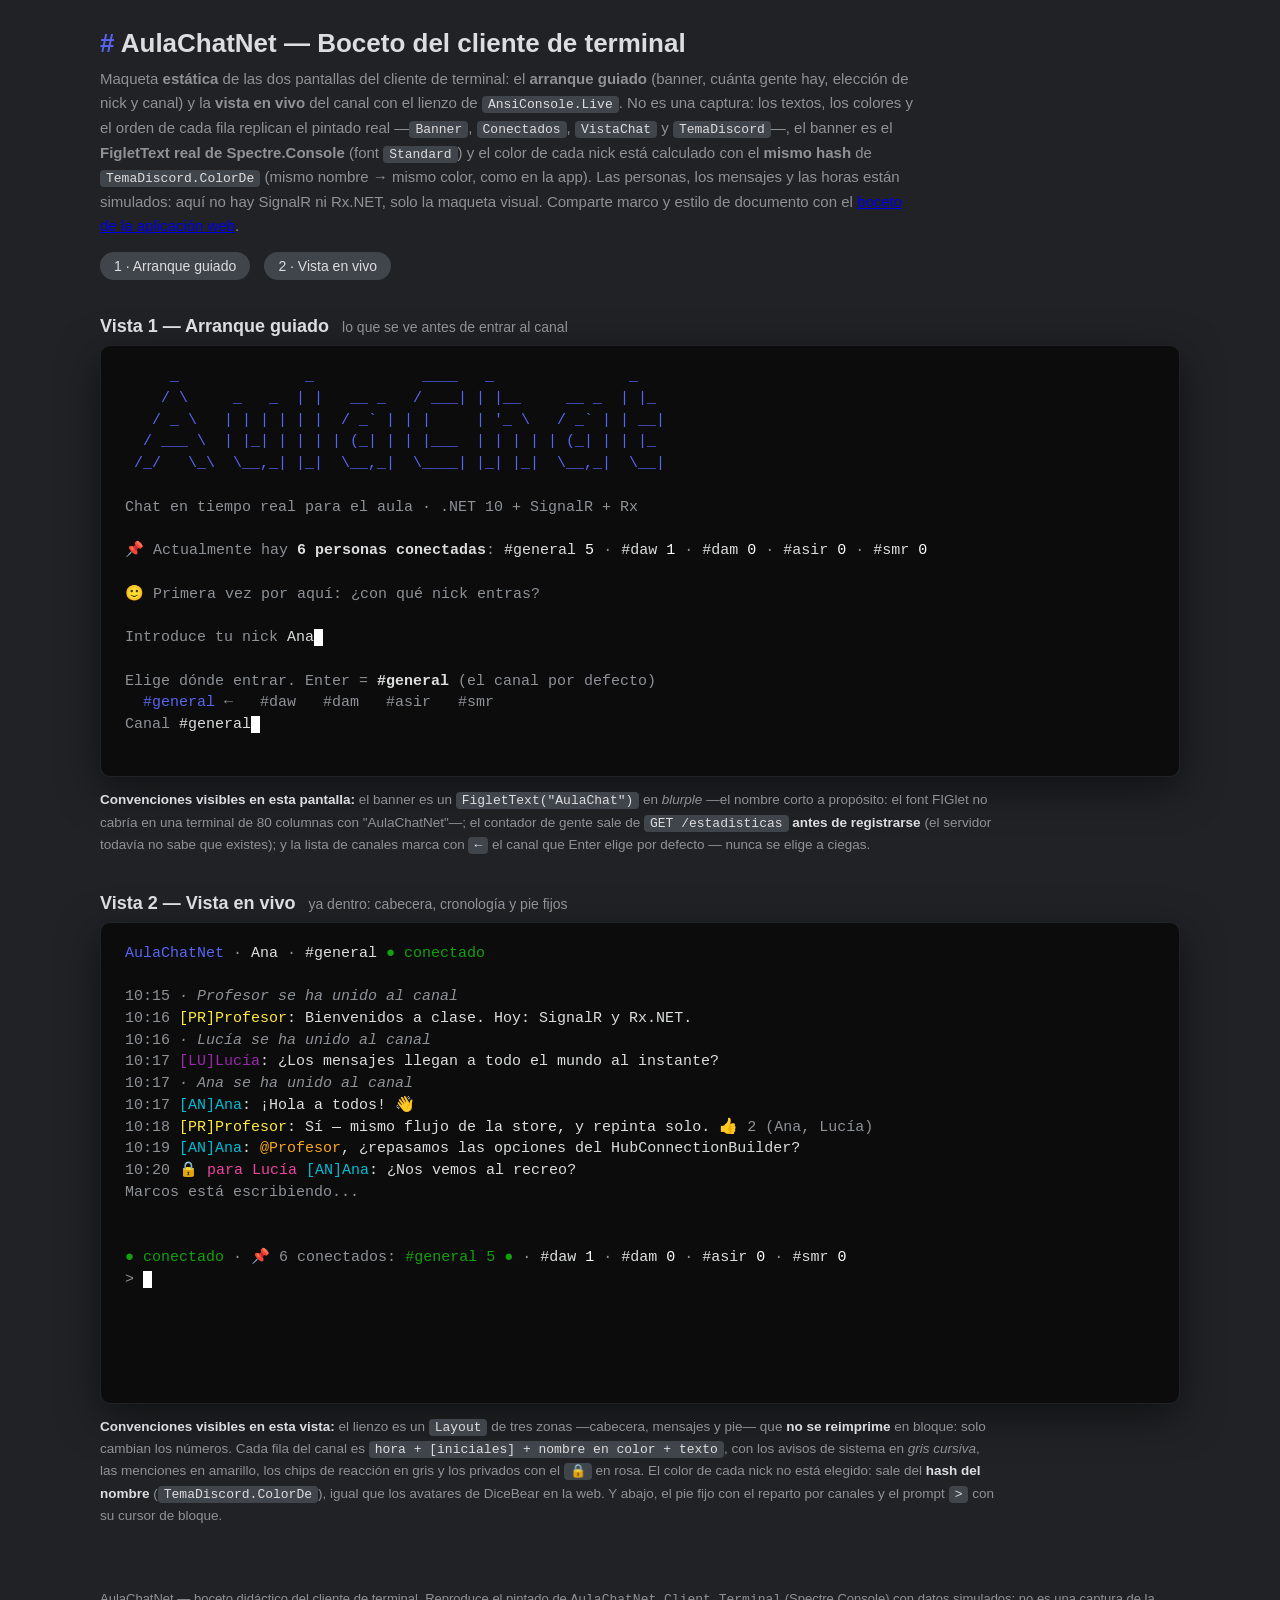
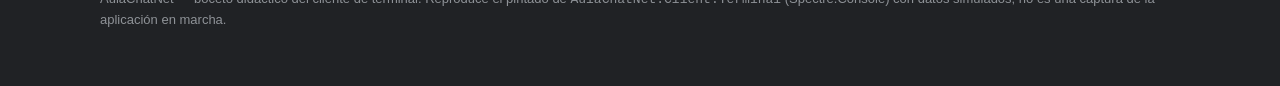
<file: docs/boceto-terminal.html>
<!DOCTYPE html>
<html lang="es">
<head>
    <meta charset="utf-8">
    <meta name="viewport" content="width=device-width, initial-scale=1">
    <title>Boceto del cliente de terminal — AulaChatNet</title>

    <!-- Mismo CSS de la app que boceto-vistas.html: el marco del documento
         comparte estilo con el boceto de la web (van juntos en la doc). -->
    <link rel="stylesheet" href="../AulaChatNet.Client.Blazor.Components/wwwroot/css/app.css">

    <style>
        /* ==========================================================================
           Solo del boceto (la app no usa estas reglas): marco del documento.
           IDÉNTICO al de boceto-vistas.html — se coloca DESPUÉS del app.css
           para poder sobrescribir lo que la app fija a pantalla completa
           (body overflow, height:100vh...).
           ========================================================================== */
        html, body {
            height: auto;
        }

        body {
            overflow: auto; /* la app bloquea el scroll: el documento sí lo necesita */
            background: var(--dc-oscuro);
            scroll-behavior: smooth;
        }

        .doc {
            max-width: 1120px;
            margin: 0 auto;
            padding: 28px 20px 60px;
        }

        .doc-cabecera h1 {
            font-size: 26px;
            color: var(--dc-texto);
            margin-bottom: 8px;
        }

        .doc-cabecera h1 b {
            color: var(--dc-blurple);
        }

        .doc-cabecera p {
            color: var(--dc-suave);
            max-width: 820px;
            line-height: 1.6;
            margin-bottom: 14px;
        }

        .doc-cabecera p code,
        .doc-nota code {
            background: var(--dc-input);
            padding: 1px 6px;
            border-radius: 4px;
            font-size: 13px;
            color: var(--dc-texto);
        }

        .doc-nav a {
            display: inline-block;
            margin-right: 10px;
            padding: 6px 14px;
            background: var(--dc-input);
            color: var(--dc-texto);
            border-radius: 14px;
            text-decoration: none;
            font-size: 14px;
        }

        .doc-nav a:hover {
            background: var(--dc-hover);
            color: #fff;
        }

        .doc-seccion {
            margin-top: 36px;
        }

        .doc-titulo {
            font-size: 18px;
            font-weight: 700;
            color: var(--dc-texto);
            margin-bottom: 8px;
        }

        .doc-titulo span {
            color: var(--dc-suave);
            font-weight: 400;
            font-size: 14px;
            margin-left: 8px;
        }

        /* El marco redondeado que simula "la ventana de la terminal" */
        .doc-marco {
            border: 1px solid var(--dc-borde);
            border-radius: 10px;
            overflow: hidden;
            box-shadow: 0 12px 40px rgba(0, 0, 0, 0.5);
        }

        .doc-nota {
            color: var(--dc-suave);
            font-size: 13.5px;
            line-height: 1.65;
            margin-top: 12px;
            max-width: 900px;
        }

        .doc-nota b {
            color: var(--dc-texto);
        }

        .doc-pie {
            margin-top: 44px;
            border-top: 1px solid var(--dc-borde);
            padding-top: 16px;
            color: var(--dc-suave);
            font-size: 13px;
            line-height: 1.6;
        }

        /* ==========================================================================
           La terminal DENTRO del marco: el cliente no usa CSS — pinta con
           Spectre.Console y la paleta de TemaDiscord.cs, estos son sus hex.
           El fondo es el de una ventana de consola (Windows Terminal).
           El texto usa UNA SOLA métrica (misma fuente y misma altura de fila
           para el banner FIGlet y para el resto), como en la consola real.
           ========================================================================== */
        .terminal {
            background: #0c0c0c;
            color: #dcddde;                      /* TemaDiscord.Texto */
            font-family: 'Cascadia Mono', Consolas, 'Courier New', monospace;
            font-size: 15px;
            line-height: 1.45;
            padding: 20px 24px;
            white-space: pre;
        }

        /* En la app, la consola ocupa toda la ventana; dentro del boceto se
           le da una altura mínima para convivir en la misma página */
        #vista-1 .terminal { min-height: 430px; }
        #vista-2 .terminal { min-height: 480px; }

        /* Utilidades con los colores EXACTOS de TemaDiscord.cs y de los
           nombres de color que Spectre usa en el markup ([green], [white]...) */
        .grey    { color: #8e9297; }  /* TemaDiscord.Grises / [grey] */
        .italic  { font-style: italic; }
        .verde   { color: #13a10e; }  /* [green] de Spectre en Windows Terminal */
        .white   { color: #ffffff; }  /* [white] de Spectre */
        .blurple { color: #5865f2; }  /* TemaDiscord.Blurple */
        .fucsia  { color: #eb459e; }  /* TemaDiscord.Fucsia (privados) */
        .amarillo{ color: #faa61a; }  /* TemaDiscord.Amarillo (menciones) */

        /* El color de cada nick NO está elegido: sale del hash del nombre
           (TemaDiscord.ColorDe), igual que en la app real */
        .PR { color: #ffeb3b; }  /* Profesor */
        .AN { color: #00bcd4; }  /* Ana */
        .LU { color: #9c27b0; }  /* Lucía */
        .MA { color: #ff9800; }  /* Marcos */
        .SA { color: #2196f3; }  /* Sara */

        /* El cursor del EditorLinea: bloque invertido sobre el carácter */
        .cursor {
            background: #ffffff;
            color: #000000;
        }
    </style>
</head>
<body>
<div class="doc">

    <header class="doc-cabecera">
        <h1><b>#</b> AulaChatNet — Boceto del cliente de terminal</h1>
        <p>
            Maqueta <b>estática</b> de las dos pantallas del cliente de terminal: el <b>arranque guiado</b>
            (banner, cuánta gente hay, elección de nick y canal) y la <b>vista en vivo</b> del canal con el
            lienzo de <code>AnsiConsole.Live</code>. No es una captura: los textos, los colores y el orden de
            cada fila replican el pintado real —<code>Banner</code>, <code>Conectados</code>,
            <code>VistaChat</code> y <code>TemaDiscord</code>—, el banner es el <b>FigletText real de
            Spectre.Console</b> (font <code>Standard</code>) y el color de cada nick está calculado con el
            <b>mismo hash</b> de <code>TemaDiscord.ColorDe</code> (mismo nombre → mismo color, como en la app).
            Las personas, los mensajes y las horas están simulados: aquí no hay SignalR ni Rx.NET, solo la
            maqueta visual. Comparte marco y estilo de documento con el
            <a href="boceto-vistas.html">boceto de la aplicación web</a>.
        </p>
        <nav class="doc-nav">
            <a href="#vista-1">1 · Arranque guiado</a>
            <a href="#vista-2">2 · Vista en vivo</a>
        </nav>
    </header>

    <!-- ======================================================================
         VISTA 1 — Arranque guiado (Banner.cs + Conectados + prompts de Program.cs)
         ====================================================================== -->
    <section class="doc-seccion" id="vista-1">
        <h2 class="doc-titulo">Vista 1 — Arranque guiado <span>lo que se ve antes de entrar al canal</span></h2>

        <div class="doc-marco">
            <div class="terminal"><span class="blurple">     _              _            ____   _               _   
    / \     _   _  | |   __ _   / ___| | |__     __ _  | |_ 
   / _ \   | | | | | |  / _` | | |     | '_ \   / _` | | __|
  / ___ \  | |_| | | | | (_| | | |___  | | | | | (_| | | |_ 
 /_/   \_\  \__,_| |_|  \__,_|  \____| |_| |_|  \__,_|  \__|
                                                             </span>
<span class="grey">Chat en tiempo real para el aula · .NET 10 + SignalR + Rx</span>

<span class="grey">📌 Actualmente hay</span> <b>6 personas conectadas</b><span class="grey">:</span> #general <span class="white">5</span> <span class="grey">·</span> #daw <span class="white">1</span> <span class="grey">·</span> #dam <span class="white">0</span> <span class="grey">·</span> #asir <span class="white">0</span> <span class="grey">·</span> #smr <span class="white">0</span>

<span class="grey">🙂 Primera vez por aquí: ¿con qué nick entras?</span>

<span class="grey">Introduce tu nick</span> Ana<span class="cursor"> </span>

<span class="grey">Elige dónde entrar. Enter =</span> <b>#general</b> <span class="grey">(el canal por defecto)</span>
<span class="grey">  <span class="blurple">#general</span> ←   #daw   #dam   #asir   #smr</span>
<span class="grey">Canal</span> #general<span class="cursor"> </span></div>
        </div>

        <p class="doc-nota">
            <b>Convenciones visibles en esta pantalla:</b> el banner es un <code>FigletText("AulaChat")</code>
            en <i>blurple</i> —el nombre corto a propósito: el font FIGlet no cabría en una terminal de 80
            columnas con "AulaChatNet"—; el contador de gente sale de <code>GET /estadisticas</code>
            <b>antes de registrarse</b> (el servidor todavía no sabe que existes); y la lista de canales marca
            con <code>←</code> el canal que Enter elige por defecto — nunca se elige a ciegas.
        </p>
    </section>

    <!-- ======================================================================
         VISTA 2 — Vista en vivo del canal (Layout Cabecera/Mensajes/Pie)
         ====================================================================== -->
    <section class="doc-seccion" id="vista-2">
        <h2 class="doc-titulo">Vista 2 — Vista en vivo <span>ya dentro: cabecera, cronología y pie fijos</span></h2>

        <div class="doc-marco">
            <div class="terminal"><span class="blurple">AulaChatNet</span> <span class="grey">·</span> Ana <span class="grey">·</span> #general <span class="verde">● conectado</span>

<span class="grey">10:15</span> <span class="grey italic">· Profesor se ha unido al canal</span>
<span class="grey">10:16</span> <span class="PR">[PR]Profesor</span>: Bienvenidos a clase. Hoy: SignalR y Rx.NET.
<span class="grey">10:16</span> <span class="grey italic">· Lucía se ha unido al canal</span>
<span class="grey">10:17</span> <span class="LU">[LU]Lucía</span>: ¿Los mensajes llegan a todo el mundo al instante?
<span class="grey">10:17</span> <span class="grey italic">· Ana se ha unido al canal</span>
<span class="grey">10:17</span> <span class="AN">[AN]Ana</span>: ¡Hola a todos! 👋
<span class="grey">10:18</span> <span class="PR">[PR]Profesor</span>: Sí — mismo flujo de la store, y repinta solo. <span class="grey">👍 2 (Ana, Lucía)</span>
<span class="grey">10:19</span> <span class="AN">[AN]Ana</span>: <span class="amarillo">@Profesor</span>, ¿repasamos las opciones del HubConnectionBuilder?
<span class="grey">10:20</span> <span class="fucsia">🔒 para Lucía</span> <span class="AN">[AN]Ana</span>: ¿Nos vemos al recreo?
<span class="grey">Marcos está escribiendo...</span>


<span class="verde">● conectado</span> <span class="grey">·</span> <span class="grey">📌 6 conectados:</span> <span class="verde">#general 5 ●</span> <span class="grey">·</span> #daw <span class="white">1</span> <span class="grey">·</span> #dam <span class="white">0</span> <span class="grey">·</span> #asir <span class="white">0</span> <span class="grey">·</span> #smr <span class="white">0</span>
<span class="grey">></span> <span class="cursor"> </span></div>
        </div>

        <p class="doc-nota">
            <b>Convenciones visibles en esta vista:</b> el lienzo es un <code>Layout</code> de tres zonas
            —cabecera, mensajes y pie— que <b>no se reimprime</b> en bloque: solo cambian los números. Cada fila del canal
            es <code>hora + [iniciales] + nombre en color + texto</code>, con los avisos de sistema en
            <i>gris cursiva</i>, las menciones en amarillo, los chips de reacción en gris y los privados con el
            <code>🔒</code> en rosa. El color de cada nick no está elegido: sale del <b>hash del nombre</b>
            (<code>TemaDiscord.ColorDe</code>), igual que los avatares de DiceBear en la web. Y abajo, el pie
            fijo con el reparto por canales y el prompt <code>&gt;</code> con su cursor de bloque.
        </p>
    </section>

    <footer class="doc-pie">
        AulaChatNet — boceto didáctico del cliente de terminal. Reproduce el pintado de
        <code>AulaChatNet.Client.Terminal</code> (Spectre.Console) con datos simulados; no es una captura
        de la aplicación en marcha.
    </footer>
</div>
</body>
</html>
</file>
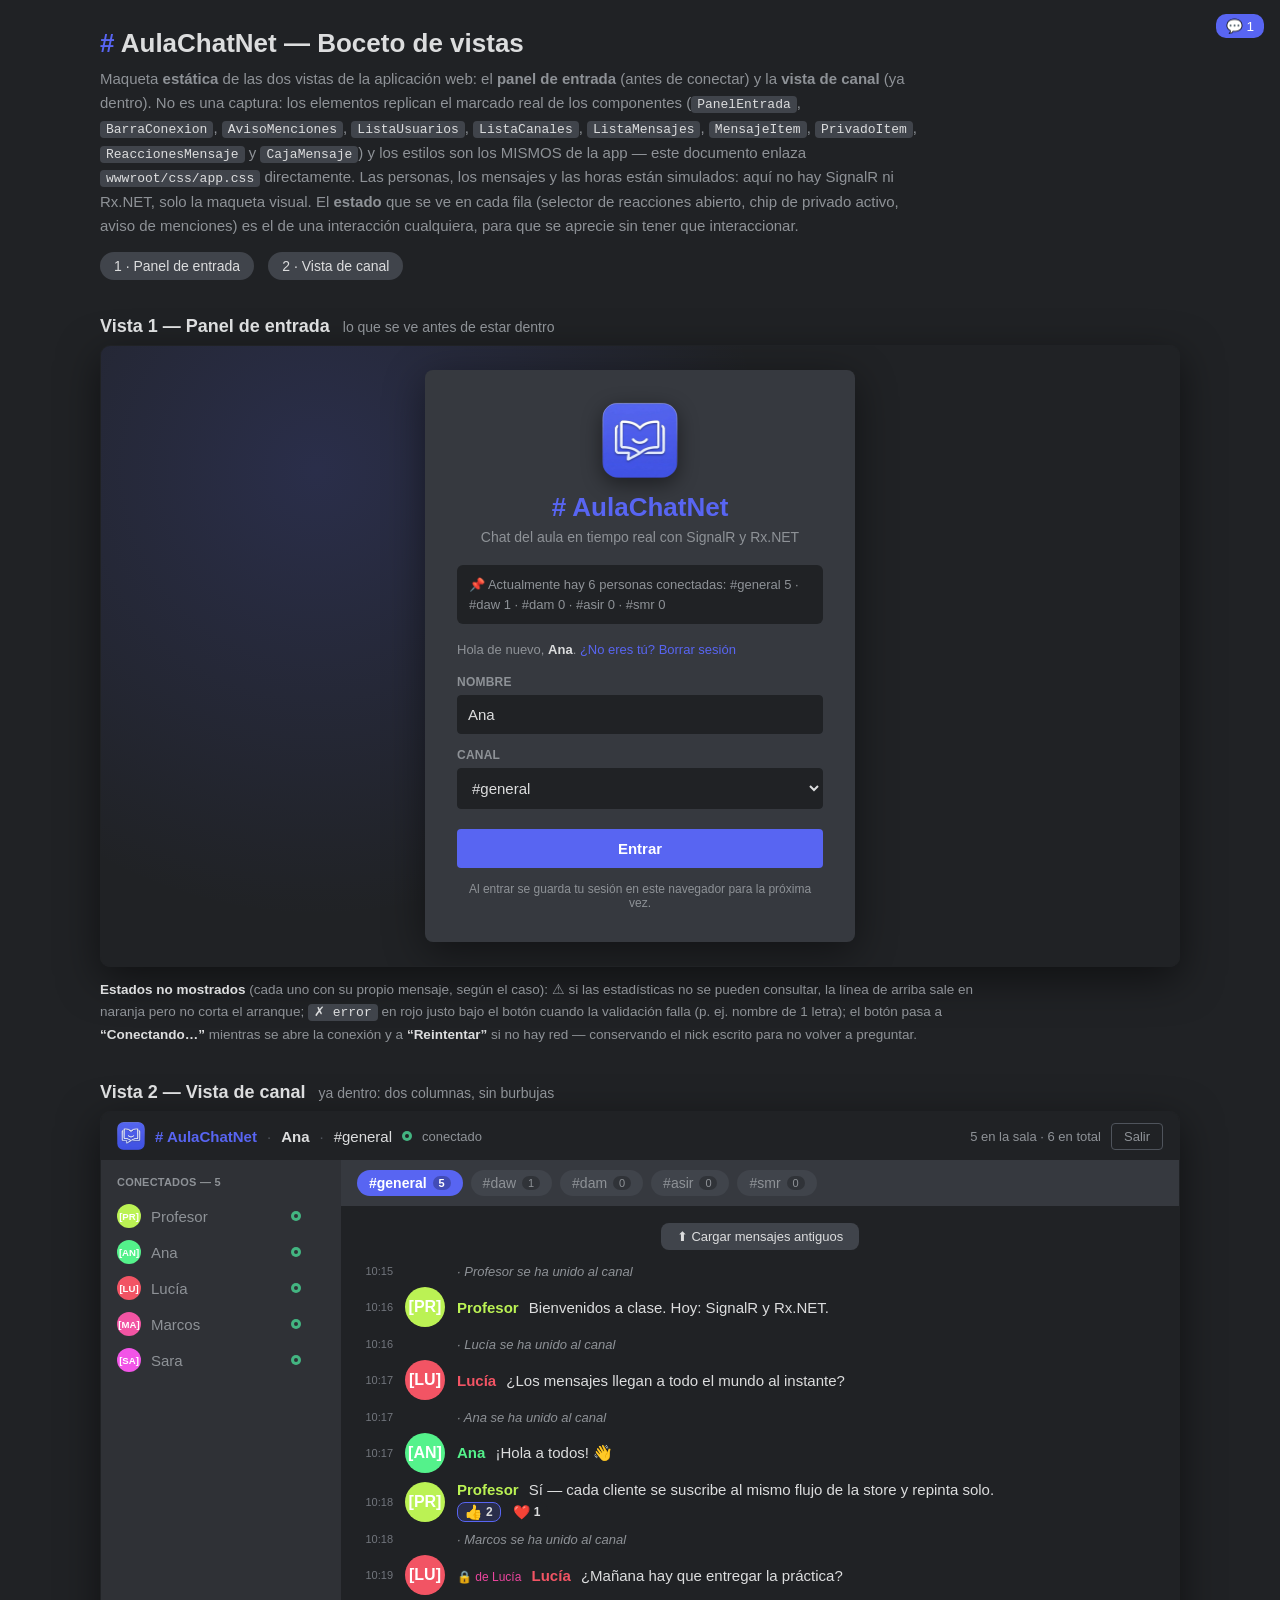
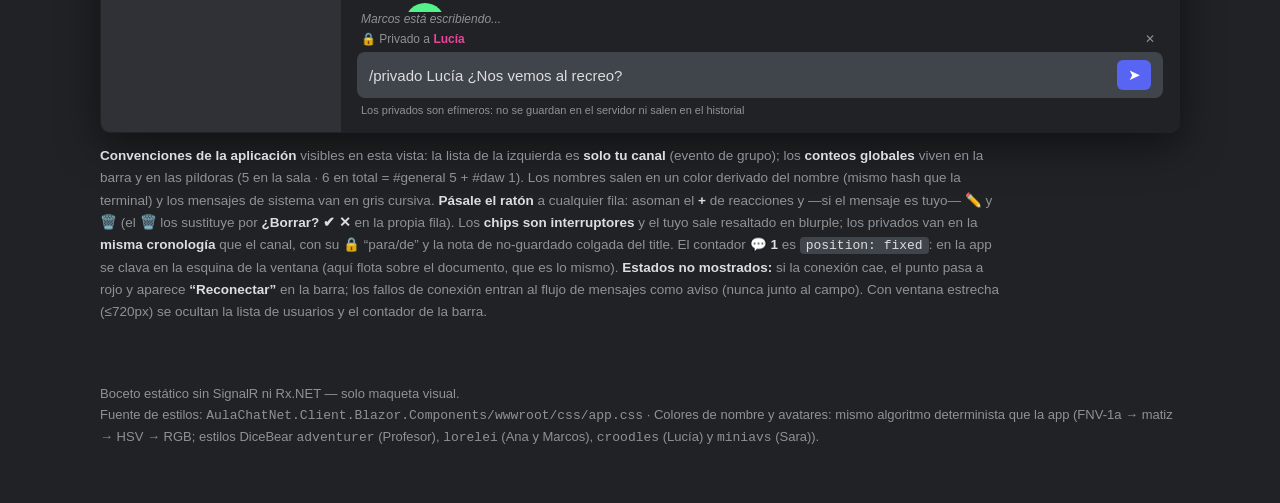
<file: docs/boceto-vistas.html>
<!DOCTYPE html>
<html lang="es">
<head>
    <meta charset="utf-8">
    <meta name="viewport" content="width=device-width, initial-scale=1">
    <title>Boceto de vistas — AulaChatNet</title>

    <!-- Estilos de la app: NO es una copia — este documento enlaza el MISMO
         wwwroot/css/app.css de la librería compartida (AulaChatNet.Client.Blazor.Components),
         el que usan la web y el escritorio. Si cambia la app, cambia
         también este boceto. -->
    <link rel="stylesheet" href="../AulaChatNet.Client.Blazor.Components/wwwroot/css/app.css">

    <style>
        /* ==========================================================================
           Solo del boceto (la app no usa estas reglas): marco del documento.
           Se coloca DESPUÉS del app.css para poder sobrescribir lo que la app
           fija a pantalla completa (body overflow, height:100vh...).
           ========================================================================== */
        html, body {
            height: auto;
        }

        body {
            overflow: auto; /* la app bloquea el scroll: el documento sí lo necesita */
            background: var(--dc-oscuro);
            scroll-behavior: smooth;
        }

        .doc {
            max-width: 1120px;
            margin: 0 auto;
            padding: 28px 20px 60px;
        }

        .doc-cabecera h1 {
            font-size: 26px;
            color: var(--dc-texto);
            margin-bottom: 8px;
        }

        .doc-cabecera h1 b {
            color: var(--dc-blurple);
        }

        .doc-cabecera p {
            color: var(--dc-suave);
            max-width: 820px;
            line-height: 1.6;
            margin-bottom: 14px;
        }

        .doc-cabecera p code,
        .doc-nota code {
            background: var(--dc-input);
            padding: 1px 6px;
            border-radius: 4px;
            font-size: 13px;
            color: var(--dc-texto);
        }

        .doc-nav a {
            display: inline-block;
            margin-right: 10px;
            padding: 6px 14px;
            background: var(--dc-input);
            color: var(--dc-texto);
            border-radius: 14px;
            text-decoration: none;
            font-size: 14px;
        }

        .doc-nav a:hover {
            background: var(--dc-hover);
            color: #fff;
        }

        .doc-seccion {
            margin-top: 36px;
        }

        .doc-titulo {
            font-size: 18px;
            font-weight: 700;
            color: var(--dc-texto);
            margin-bottom: 8px;
        }

        .doc-titulo span {
            color: var(--dc-suave);
            font-weight: 400;
            font-size: 14px;
            margin-left: 8px;
        }

        /* El marco redondeado que simula "la ventana del navegador" */
        .doc-marco {
            border: 1px solid var(--dc-borde);
            border-radius: 10px;
            overflow: hidden;
            box-shadow: 0 12px 40px rgba(0, 0, 0, 0.5);
        }

        /* En la app, estas vistas ocupan toda la pantalla (100vh); dentro del
           boceto se les da una altura fija para convivir en la misma página */
        .doc-marco .entrada,
        .doc-marco .aplicacion {
            height: 620px;
        }

        .doc-nota {
            color: var(--dc-suave);
            font-size: 13.5px;
            line-height: 1.65;
            margin-top: 12px;
            max-width: 900px;
        }

        .doc-nota b {
            color: var(--dc-texto);
        }

        .doc-pie {
            margin-top: 44px;
            border-top: 1px solid var(--dc-borde);
            padding-top: 16px;
            color: var(--dc-suave);
            font-size: 13px;
            line-height: 1.6;
        }
    </style>
</head>
<body>
<div class="doc">

    <header class="doc-cabecera">
        <h1><b>#</b> AulaChatNet — Boceto de vistas</h1>
        <p>
            Maqueta <b>estática</b> de las dos vistas de la aplicación web: el <b>panel de entrada</b>
            (antes de conectar) y la <b>vista de canal</b> (ya dentro). No es una captura: los elementos
            replican el marcado real de los componentes (<code>PanelEntrada</code>, <code>BarraConexion</code>,
            <code>AvisoMenciones</code>, <code>ListaUsuarios</code>, <code>ListaCanales</code>,
            <code>ListaMensajes</code>, <code>MensajeItem</code>, <code>PrivadoItem</code>,
            <code>ReaccionesMensaje</code> y <code>CajaMensaje</code>) y los estilos son los MISMOS de la
            app — este documento enlaza <code>wwwroot/css/app.css</code> directamente. Las personas, los
            mensajes y las horas están simulados: aquí no hay SignalR ni Rx.NET, solo la maqueta visual.
            El <b>estado</b> que se ve en cada fila (selector de reacciones abierto, chip de privado
            activo, aviso de menciones) es el de una interacción cualquiera, para que se aprecie sin
            tener que interaccionar.
        </p>
        <nav class="doc-nav">
            <a href="#vista-1">1 · Panel de entrada</a>
            <a href="#vista-2">2 · Vista de canal</a>
        </nav>
    </header>

    <!-- ======================================================================
         VISTA 1 — Panel de entrada (PanelEntrada.razor)
         ====================================================================== -->
    <section class="doc-seccion" id="vista-1">
        <h2 class="doc-titulo">Vista 1 — Panel de entrada <span>lo que se ve antes de estar dentro</span></h2>

        <div class="doc-marco">
            <div class="entrada">
                <div class="entrada-tarjeta">
                    <!-- Icono de la app: ruta RELATIVA a resources/ en la raíz del
                         repo (este fichero vive en docs/, de ahí el ../). -->
                    <img class="entrada-icono"
                         src="../resources/icon-app.png"
                         alt="AulaChatNet"
                         width="76" height="76">
                    <div class="entrada-logo"># AulaChatNet</div>
                    <p class="entrada-sub">Chat del aula en tiempo real con SignalR y Rx.NET</p>

                    <p class="entrada-stats">📌 Actualmente hay 6 personas conectadas: #general 5 · #daw 1 · #dam 0 · #asir 0 · #smr 0</p>

                    <p class="entrada-sesion">
                        Hola de nuevo, <b>Ana</b>.
                        <a href="#" onclick="return false">¿No eres tú? Borrar sesión</a>
                    </p>

                    <form onsubmit="return false">
                        <label class="entrada-campo" for="nick">Nombre</label>
                        <input id="nick"
                               maxlength="20"
                               placeholder="Tu nombre"
                               autocomplete="off"
                               value="Ana">

                        <label class="entrada-campo" for="canal">Canal</label>
                        <select id="canal">
                            <option value="#general" selected>#general</option>
                            <option value="#daw">#daw</option>
                            <option value="#dam">#dam</option>
                            <option value="#asir">#asir</option>
                            <option value="#smr">#smr</option>
                        </select>

                        <button type="button" class="boton">Entrar</button>
                    </form>

                    <p class="entrada-pie">Al entrar se guarda tu sesión en este navegador para la próxima vez.</p>
                </div>
            </div>
        </div>

        <p class="doc-nota">
            <b>Estados no mostrados</b> (cada uno con su propio mensaje, según el caso):
            ⚠ si las estadísticas no se pueden consultar, la línea de arriba sale en naranja pero no corta
            el arranque; <code>✗ error</code> en rojo justo bajo el botón cuando la validación falla (p. ej.
            nombre de 1 letra); el botón pasa a <b>“Conectando…”</b> mientras se abre la conexión y a
            <b>“Reintentar”</b> si no hay red — conservando el nick escrito para no volver a preguntar.
        </p>
    </section>

    <!-- ======================================================================
         VISTA 2 — Vista de canal (Chat.razor: BarraConexion + AvisoMenciones
                   + contenido(ListaUsuarios + zona-canal(ListaCanales +
                   ListaMensajes + CajaMensaje)))
         ====================================================================== -->
    <section class="doc-seccion" id="vista-2">
        <h2 class="doc-titulo">Vista 2 — Vista de canal <span>ya dentro: dos columnas, sin burbujas</span></h2>

        <div class="doc-marco">
            <div class="aplicacion">

                <!-- Barra superior: identidad + estado + gente + Salir.
                     Como en BarraConexion.razor, la fila de datos va dentro
                     de su div .barra-fila (el error, cuando lo hay, sería un
                     .barra-error a todo el ancho debajo). -->
                <header class="barra">
                    <div class="barra-fila">
                        <!-- Icono de la app, junto al título (misma ruta relativa
                             a resources/ que en el panel de entrada) -->
                        <img class="barra-icono"
                             src="../resources/icon-app.png"
                             alt="AulaChatNet"
                             width="28" height="28">
                        <span class="barra-logo"># AulaChatNet</span>
                        <span class="barra-separador">·</span>
                        <span class="barra-nick">Ana</span>
                        <span class="barra-separador">·</span>
                        <span class="barra-canal">#general</span>
                        <span class="punto conectado" title="conectado"></span>
                        <span class="barra-estado">conectado</span>

                        <span class="barra-contador">5 en la sala · 6 en total</span>

                        <button type="button" class="boton-secundario">Salir</button>
                    </div>
                </header>

                <!-- Badge de menciones sin mirar (AvisoMenciones.razor): OJO,
                     en la app es position: FIXED — se clava en la esquina
                     superior derecha de la VENTANA, sobre la barra. -->
                <button class="mencion-aviso"
                        title="Menciones sin mirar. Pulsa para darlas por vistas">💬 1</button>

                <div class="contenido">
                    <!-- Columna izquierda: conectados del canal ACTUAL. Clic
                         en otro = prepararle un privado (mismo markup que
                         ListaUsuarios.razor: "clicable" menos en uno mismo). -->
                    <aside class="lista-usuarios">
                        <div class="lista-titulo">Conectados — 5</div>

                        <div class="usuario clicable" title="clic para escribirle un mensaje privado">
                            <img class="avatar"
                                 src="https://api.dicebear.com/10.x/adventurer/svg?seed=Profesor"
                                 alt="Avatar de Profesor"
                                 width="24" height="24"
                                 onerror="this.outerHTML='<span class=&quot;avatar-iniciales&quot; style=&quot;width:24px; height:24px; font-size:9.6px; background-color:rgb(187, 242, 84)&quot; title=&quot;Profesor&quot;>[PR]</span>'">
                            <span class="usuario-nombre">Profesor</span>
                            <span class="punto conectado" title="en línea"></span>
                        </div>

                        <!-- Ana es QUIEN MIRA: no es "clicable" (un privado a ti
                             mismo no tiene sentido y el servidor lo rechaza) -->
                        <div class="usuario" title="ese eres tú">
                            <img class="avatar"
                                 src="https://api.dicebear.com/10.x/lorelei/svg?seed=Ana"
                                 alt="Avatar de Ana"
                                 width="24" height="24"
                                 onerror="this.outerHTML='<span class=&quot;avatar-iniciales&quot; style=&quot;width:24px; height:24px; font-size:9.6px; background-color:rgb(84, 242, 139)&quot; title=&quot;Ana&quot;>[AN]</span>'">
                            <span class="usuario-nombre">Ana</span>
                            <span class="punto conectado" title="en línea"></span>
                        </div>

                        <div class="usuario clicable" title="clic para escribirle un mensaje privado">
                            <img class="avatar"
                                 src="https://api.dicebear.com/10.x/croodles/svg?seed=Luc%C3%ADa"
                                 alt="Avatar de Lucía"
                                 width="24" height="24"
                                 onerror="this.outerHTML='<span class=&quot;avatar-iniciales&quot; style=&quot;width:24px; height:24px; font-size:9.6px; background-color:rgb(242, 84, 100)&quot; title=&quot;Lucía&quot;>[LU]</span>'">
                            <span class="usuario-nombre">Lucía</span>
                            <span class="punto conectado" title="en línea"></span>
                        </div>

                        <div class="usuario clicable" title="clic para escribirle un mensaje privado">
                            <img class="avatar"
                                 src="https://api.dicebear.com/10.x/lorelei/svg?seed=Marcos"
                                 alt="Avatar de Marcos"
                                 width="24" height="24"
                                 onerror="this.outerHTML='<span class=&quot;avatar-iniciales&quot; style=&quot;width:24px; height:24px; font-size:9.6px; background-color:rgb(242, 84, 163)&quot; title=&quot;Marcos&quot;>[MA]</span>'">
                            <span class="usuario-nombre">Marcos</span>
                            <span class="punto conectado" title="en línea"></span>
                        </div>

                        <div class="usuario clicable" title="clic para escribirle un mensaje privado">
                            <img class="avatar"
                                 src="https://api.dicebear.com/10.x/miniavs/svg?seed=Sara"
                                 alt="Avatar de Sara"
                                 width="24" height="24"
                                 onerror="this.outerHTML='<span class=&quot;avatar-iniciales&quot; style=&quot;width:24px; height:24px; font-size:9.6px; background-color:rgb(242, 84, 231)&quot; title=&quot;Sara&quot;>[SA]</span>'">
                            <span class="usuario-nombre">Sara</span>
                            <span class="punto conectado" title="en línea"></span>
                        </div>
                    </aside>

                    <!-- Zona del canal: píldoras + mensajes + caja -->
                    <section class="zona-canal">
                        <nav class="pildoras" aria-label="Canales">
                            <button type="button" class="pildora activa" title="Entrar en #general">
                                <span>#general</span>
                                <span class="pildora-contador">5</span>
                            </button>
                            <button type="button" class="pildora" title="Entrar en #daw">
                                <span>#daw</span>
                                <span class="pildora-contador">1</span>
                            </button>
                            <button type="button" class="pildora" title="Entrar en #dam">
                                <span>#dam</span>
                                <span class="pildora-contador">0</span>
                            </button>
                            <button type="button" class="pildora" title="Entrar en #asir">
                                <span>#asir</span>
                                <span class="pildora-contador">0</span>
                            </button>
                            <button type="button" class="pildora" title="Entrar en #smr">
                                <span>#smr</span>
                                <span class="pildora-contador">0</span>
                            </button>
                        </nav>

                        <div class="mensajes" id="lista-mensajes">
                            <!-- Arriba del todo, el botón de paginación (si la store
                                 cree que queda algo anterior) -->
                            <button type="button" class="carga-anterior">⬆ Cargar mensajes antiguos</button>

                            <!-- Mensaje de sistema: gris cursiva, sin avatar, con espaciador -->
                            <div class="mensaje sistema">
                                <span class="mensaje-hora">10:15</span>
                                <span class="mensaje-espaciador"></span>
                                <div class="mensaje-cuerpo">
                                    <span class="mensaje-texto">· Profesor se ha unido al canal</span>
                                </div>
                            </div>

                            <!-- Fila de mensaje: hora + avatar circular + nombre en SU color + texto.
                                 TODA fila de persona lleva el "+" de reacciones (oculto hasta el
                                 hover: pásale el ratón para verlo) -->
                            <div class="mensaje">
                                <span class="mensaje-hora">10:16</span>
                                <img class="avatar"
                                     src="https://api.dicebear.com/10.x/adventurer/svg?seed=Profesor"
                                     alt="Avatar de Profesor"
                                     width="40" height="40"
                                     onerror="this.outerHTML='<span class=&quot;avatar-iniciales&quot; style=&quot;width:40px; height:40px; font-size:16px; background-color:rgb(187, 242, 84)&quot; title=&quot;Profesor&quot;>[PR]</span>'">
                                <div class="mensaje-cuerpo">
                                    <span class="mensaje-nombre" style="color: rgb(187, 242, 84)">Profesor</span>
                                    <span class="mensaje-texto">Bienvenidos a clase. Hoy: SignalR y Rx.NET.</span>
                                    <div class="acciones-fila">
                                        <button class="boton-reaccion" title="Reaccionar a este mensaje">+</button>
                                    </div>
                                </div>
                            </div>

                            <div class="mensaje sistema">
                                <span class="mensaje-hora">10:16</span>
                                <span class="mensaje-espaciador"></span>
                                <div class="mensaje-cuerpo">
                                    <span class="mensaje-texto">· Lucía se ha unido al canal</span>
                                </div>
                            </div>

                            <div class="mensaje">
                                <span class="mensaje-hora">10:17</span>
                                <img class="avatar"
                                     src="https://api.dicebear.com/10.x/croodles/svg?seed=Luc%C3%ADa"
                                     alt="Avatar de Lucía"
                                     width="40" height="40"
                                     onerror="this.outerHTML='<span class=&quot;avatar-iniciales&quot; style=&quot;width:40px; height:40px; font-size:16px; background-color:rgb(242, 84, 100)&quot; title=&quot;Lucía&quot;>[LU]</span>'">
                                <div class="mensaje-cuerpo">
                                    <span class="mensaje-nombre" style="color: rgb(242, 84, 100)">Lucía</span>
                                    <span class="mensaje-texto">¿Los mensajes llegan a todo el mundo al instante?</span>
                                    <div class="acciones-fila">
                                        <button class="boton-reaccion" title="Reaccionar a este mensaje">+</button>
                                    </div>
                                </div>
                            </div>

                            <div class="mensaje sistema">
                                <span class="mensaje-hora">10:17</span>
                                <span class="mensaje-espaciador"></span>
                                <div class="mensaje-cuerpo">
                                    <span class="mensaje-texto">· Ana se ha unido al canal</span>
                                </div>
                            </div>

                            <!-- Mensaje PROPIO (Ana es quien mira): al pasar el ratón
                                 asoman el "+" y, a su izquierda, ✏️ y 🗑️ -->
                            <div class="mensaje">
                                <span class="mensaje-hora">10:17</span>
                                <img class="avatar"
                                     src="https://api.dicebear.com/10.x/lorelei/svg?seed=Ana"
                                     alt="Avatar de Ana"
                                     width="40" height="40"
                                     onerror="this.outerHTML='<span class=&quot;avatar-iniciales&quot; style=&quot;width:40px; height:40px; font-size:16px; background-color:rgb(84, 242, 139)&quot; title=&quot;Ana&quot;>[AN]</span>'">
                                <div class="mensaje-cuerpo">
                                    <span class="mensaje-nombre" style="color: rgb(84, 242, 139)">Ana</span>
                                    <span class="mensaje-texto">¡Hola a todos! 👋</span>
                                    <div class="acciones-fila">
                                        <button class="boton-reaccion" title="Reaccionar a este mensaje">+</button>
                                    </div>
                                    <div class="acciones-edicion">
                                        <button type="button" class="boton-edicion" title="Editar este mensaje">✏️</button>
                                        <button type="button" class="boton-edicion" title="Borrar este mensaje">🗑️</button>
                                    </div>
                                </div>
                            </div>

                            <!-- Mensaje con REACCIONES: los chips van debajo del texto, en el
                                 orden de la lista cerrada de Shared (👍 ❤️ 😂 😮 😢 😡).
                                 El chip de Ana (la que mira) sale resaltado con .mia -->
                            <div class="mensaje">
                                <span class="mensaje-hora">10:18</span>
                                <img class="avatar"
                                     src="https://api.dicebear.com/10.x/adventurer/svg?seed=Profesor"
                                     alt="Avatar de Profesor"
                                     width="40" height="40"
                                     onerror="this.outerHTML='<span class=&quot;avatar-iniciales&quot; style=&quot;width:40px; height:40px; font-size:16px; background-color:rgb(187, 242, 84)&quot; title=&quot;Profesor&quot;>[PR]</span>'">
                                <div class="mensaje-cuerpo">
                                    <span class="mensaje-nombre" style="color: rgb(187, 242, 84)">Profesor</span>
                                    <span class="mensaje-texto">Sí — cada cliente se suscribe al mismo flujo de la store y repinta solo.</span>
                                    <div class="reacciones">
                                        <button class="chip-reaccion mia" title="Ana, Lucía">
                                            <span class="chip-emoji">👍</span>
                                            <span class="chip-contador">2</span>
                                        </button>
                                        <button class="chip-reaccion" title="Marcos">
                                            <span class="chip-emoji">❤️</span>
                                            <span class="chip-contador">1</span>
                                        </button>
                                    </div>
                                    <div class="acciones-fila">
                                        <button class="boton-reaccion" title="Reaccionar a este mensaje">+</button>
                                    </div>
                                </div>
                            </div>

                            <div class="mensaje sistema">
                                <span class="mensaje-hora">10:18</span>
                                <span class="mensaje-espaciador"></span>
                                <div class="mensaje-cuerpo">
                                    <span class="mensaje-texto">· Marcos se ha unido al canal</span>
                                </div>
                            </div>

                            <!-- Mensaje PRIVADO recibido: MISMA fila que un normal, con el
                                 🔒 "de X" (si lo hubieras escrito tú diría "para X") y la
                                 nota de que no se guarda colgada del title del 🔒 -->
                            <div class="mensaje privado">
                                <span class="mensaje-hora">10:19</span>
                                <img class="avatar"
                                     src="https://api.dicebear.com/10.x/croodles/svg?seed=Luc%C3%ADa"
                                     alt="Avatar de Lucía"
                                     width="40" height="40"
                                     onerror="this.outerHTML='<span class=&quot;avatar-iniciales&quot; style=&quot;width:40px; height:40px; font-size:16px; background-color:rgb(242, 84, 100)&quot; title=&quot;Lucía&quot;>[LU]</span>'">
                                <div class="mensaje-cuerpo">
                                    <span class="privado-marca" title="Los privados son efímeros: no se guardan en el servidor ni salen en el historial">🔒 de Lucía</span>
                                    <span class="mensaje-nombre" style="color: rgb(242, 84, 100)">Lucía</span>
                                    <span class="mensaje-texto">¿Mañana hay que entregar la práctica?</span>
                                </div>
                            </div>

                            <!-- ECO del privado que tú enviaste: mismo aspecto, con "para X".
                                 Los dos viven en la MISMA cronología que el canal -->
                            <div class="mensaje privado">
                                <span class="mensaje-hora">10:20</span>
                                <img class="avatar"
                                     src="https://api.dicebear.com/10.x/lorelei/svg?seed=Ana"
                                     alt="Avatar de Ana"
                                     width="40" height="40"
                                     onerror="this.outerHTML='<span class=&quot;avatar-iniciales&quot; style=&quot;width:40px; height:40px; font-size:16px; background-color:rgb(84, 242, 139)&quot; title=&quot;Ana&quot;>[AN]</span>'">
                                <div class="mensaje-cuerpo">
                                    <span class="privado-marca" title="Los privados son efímeros: no se guardan en el servidor ni salen en el historial">🔒 para Lucía</span>
                                    <span class="mensaje-nombre" style="color: rgb(84, 242, 139)">Ana</span>
                                    <span class="mensaje-texto">Sí, hasta las 20:00. Te aviso por aquí.</span>
                                </div>
                            </div>

                            <div class="mensaje sistema">
                                <span class="mensaje-hora">10:21</span>
                                <span class="mensaje-espaciador"></span>
                                <div class="mensaje-cuerpo">
                                    <span class="mensaje-texto">· Sara se ha unido al canal</span>
                                </div>
                            </div>

                            <div class="mensaje">
                                <span class="mensaje-hora">10:22</span>
                                <img class="avatar"
                                     src="https://api.dicebear.com/10.x/lorelei/svg?seed=Marcos"
                                     alt="Avatar de Marcos"
                                     width="40" height="40"
                                     onerror="this.outerHTML='<span class=&quot;avatar-iniciales&quot; style=&quot;width:40px; height:40px; font-size:16px; background-color:rgb(242, 84, 163)&quot; title=&quot;Marcos&quot;>[MA]</span>'">
                                <div class="mensaje-cuerpo">
                                    <span class="mensaje-nombre" style="color: rgb(242, 84, 163)">Marcos</span>
                                    <span class="mensaje-texto">Lo del muestreo con Sample ya me cuadra: una señal por segundo y nada más.</span>
                                    <div class="acciones-fila">
                                        <button class="boton-reaccion" title="Reaccionar a este mensaje">+</button>
                                    </div>
                                </div>
                            </div>

                            <!-- Mensaje con MENCIÓN: el trozo @Ana sale en su propia
                                 etiqueta (escapado por construcción, sin MarkupString) -->
                            <div class="mensaje">
                                <span class="mensaje-hora">10:23</span>
                                <img class="avatar"
                                     src="https://api.dicebear.com/10.x/miniavs/svg?seed=Sara"
                                     alt="Avatar de Sara"
                                     width="40" height="40"
                                     onerror="this.outerHTML='<span class=&quot;avatar-iniciales&quot; style=&quot;width:40px; height:40px; font-size:16px; background-color:rgb(242, 84, 231)&quot; title=&quot;Sara&quot;>[SA]</span>'">
                                <div class="mensaje-cuerpo">
                                    <span class="mensaje-nombre" style="color: rgb(242, 84, 231)">Sara</span>
                                    <span class="mensaje-texto">¿En qué quedó el ejercicio de ayer? <span class="mencion">@Ana</span> ¿lo terminaste?</span>
                                    <!-- Selector de reacciones ABIERTO: en la app se abre al
                                         pulsar el "+" y se cierra al elegir; aquí queda a la
                                         vista con los seis emoji de la lista cerrada.
                                         OJO: un SOLO .acciones-fila, con la clase "abierta"
                                         (es la que lo mantiene visible sin hover) -->
                                    <div class="acciones-fila abierta">
                                        <button class="boton-reaccion" title="Reaccionar a este mensaje">+</button>
                                    </div>
                                    <div class="selector-reacciones">
                                        <button class="opcion-reaccion" title="Reaccionar con 👍">👍</button>
                                        <button class="opcion-reaccion" title="Reaccionar con ❤️">❤️</button>
                                        <button class="opcion-reaccion" title="Reaccionar con 😂">😂</button>
                                        <button class="opcion-reaccion" title="Reaccionar con 😮">😮</button>
                                        <button class="opcion-reaccion" title="Reaccionar con 😢">😢</button>
                                        <button class="opcion-reaccion" title="Reaccionar con 😡">😡</button>
                                    </div>
                                </div>
                            </div>

                            <!-- Mensaje propio EDITADO: la marca gris va tras el texto,
                                 con el mismo "(editado)" que pinta la terminal -->
                            <div class="mensaje">
                                <span class="mensaje-hora">10:24</span>
                                <img class="avatar"
                                     src="https://api.dicebear.com/10.x/lorelei/svg?seed=Ana"
                                     alt="Avatar de Ana"
                                     width="40" height="40"
                                     onerror="this.outerHTML='<span class=&quot;avatar-iniciales&quot; style=&quot;width:40px; height:40px; font-size:16px; background-color:rgb(84, 242, 139)&quot; title=&quot;Ana&quot;>[AN]</span>'">
                                <div class="mensaje-cuerpo">
                                    <span class="mensaje-nombre" style="color: rgb(84, 242, 139)">Ana</span>
                                    <span class="mensaje-texto">Sí, ya está en la rama de la práctica.</span><span class="mensaje-editado">(editado)</span>
                                    <div class="acciones-fila">
                                        <button class="boton-reaccion" title="Reaccionar a este mensaje">+</button>
                                    </div>
                                    <div class="acciones-edicion">
                                        <button type="button" class="boton-edicion" title="Editar este mensaje">✏️</button>
                                        <button type="button" class="boton-edicion" title="Borrar este mensaje">🗑️</button>
                                    </div>
                                </div>
                            </div>
                        </div>

                        <!-- Caja fija abajo. Aquí se ve el ESTADO de privado abierto:
                             el chip "Privado a X" (se derive del PARSE de la línea,
                             no de una bandera), la nota gris de efimeridad y, arriba
                             del todo, la línea de quien está escribiendo -->
                        <div class="caja-envoltura">
                            <p class="caja-escribiendo">Marcos está escribiendo...</p>

                            <div class="chip-privado">
                                <span>🔒 Privado a <b>Lucía</b></span>
                                <button type="button"
                                        class="chip-cerrar"
                                        title="Dejar de escribir el privado">✕</button>
                            </div>

                            <form class="caja" onsubmit="return false">
                                <input id="caja-texto"
                                       class="caja-entrada"
                                       placeholder="Escribe un mensaje..."
                                       maxlength="500"
                                       autocomplete="off"
                                       value="/privado Lucía ¿Nos vemos al recreo?">
                                <button type="button"
                                        class="caja-boton"
                                        title="Enviar mensaje">➤</button>
                            </form>

                            <p class="caja-nota">Los privados son efímeros: no se guardan en el servidor ni salen en el historial</p>
                        </div>
                    </section>
                </div>
            </div>
        </div>

        <p class="doc-nota">
            <b>Convenciones de la aplicación</b> visibles en esta vista: la lista de la izquierda es <b>solo tu canal</b>
            (evento de grupo); los <b>conteos globales</b> viven en la barra y en las píldoras
            (5 en la sala · 6 en total = #general 5 + #daw 1). Los nombres salen en un color derivado del
            nombre (mismo hash que la terminal) y los mensajes de sistema van en gris cursiva.
            <b>Pásale el ratón</b> a cualquier fila: asoman el <b>+</b> de reacciones y —si el mensaje es
            tuyo— <b>✏️</b> y <b>🗑️</b> (el 🗑️ los sustituye por <b>¿Borrar? ✔ ✕</b> en la propia fila).
            Los <b>chips son interruptores</b> y el tuyo sale resaltado en blurple; los privados van en la
            <b>misma cronología</b> que el canal, con su 🔒 “para/de” y la nota de no-guardado colgada del
            title. El contador <b>💬 1</b> es <code>position: fixed</code>: en la app se clava en la esquina de
            la ventana (aquí flota sobre el documento, que es lo mismo).
            <b>Estados no mostrados:</b> si la conexión cae, el punto pasa a rojo y aparece
            <b>“Reconectar”</b> en la barra; los fallos de conexión entran al flujo de mensajes como aviso
            (nunca junto al campo). Con ventana estrecha (≤720px) se ocultan la lista de usuarios y el
            contador de la barra.
        </p>
    </section>

    <footer class="doc-pie">
        Boceto estático sin SignalR ni Rx.NET — solo maqueta visual.<br>
        Fuente de estilos: <code>AulaChatNet.Client.Blazor.Components/wwwroot/css/app.css</code> ·
        Colores de nombre y avatares: mismo algoritmo determinista que la app (FNV-1a → matiz → HSV → RGB;
        estilos DiceBear <code>adventurer</code> (Profesor), <code>lorelei</code> (Ana y Marcos),
        <code>croodles</code> (Lucía) y <code>miniavs</code> (Sara)).
    </footer>
</div>
</body>
</html>
</file>
<file: AulaChatNet.Client.Blazor.Components/wwwroot/css/app.css>
/* ==========================================================================
   AulaChatNet — tema Discord (clásico) con CSS propio, sin librerías
   --------------------------------------------------------------------------
   Convención del proyecto: CSS propio y sin dependencias pesadas de estilos.
   TODOS los colores viven en variables CSS (:root): si un día hay que
   cambiar la paleta, se toca un solo sitio. Paleta Discord clásica.

   Mapa de la interfaz (dos columnas, la regla del proyecto):

   ┌──────────────────────────────────────────────────────────┐
   │  barra          (logo · nick · canal · ● estado · gente) │
   ├────────────┬─────────────────────────────────────────────┤
   │  usuarios  │  píldoras (#general 2 · #daw 3 ...)         │
   │  (sidebar) ├─────────────────────────────────────────────┤
   │            │  mensajes (scroll, sin burbujas)            │
   │            ├─────────────────────────────────────────────┤
   │            │  caja de texto (input fijo abajo)           │
   └────────────┴─────────────────────────────────────────────┘
   ========================================================================== */

:root {
    --dc-fondo: #36393f; /* fondo principal: zona de mensajes */
    --dc-sidebar: #2f3136; /* columna lateral: lista de usuarios */
    --dc-oscuro: #202225; /* cabeceras, barra superior */
    --dc-input: #40444b; /* cajas de texto */
    --dc-texto: #dcddde; /* texto principal */
    --dc-suave: #8e9297; /* texto secundario */
    --dc-blurple: #5865f2; /* acento (blurple) */
    --dc-verde: #43b581; /* en línea */
    --dc-naranja: #faa61a; /* reconectando / avisos */
    --dc-rojo: #f04747; /* errores / caído */
    --dc-fucsia: #eb459e; /* marca de privado (🔒 y "para/de quien") */
    --dc-hora: #72767d; /* timestamps */
    --dc-hover: rgba(79, 84, 92, 0.3);
    --dc-borde: #202225;
    --dc-gris-medio: #4f545c; /* grises medios: separador, bordes de boton */
    --dc-gris: #b9bbbe; /* gris claro: punto "conectando" */
    --dc-blurple-oscuro: #4752c4; /* blurple al pasar el raton */
    --dc-opacidad-inactiva: 0.55; /* opacidad comun de los botones desactivados */
}

* {
    margin: 0;
    padding: 0;
    box-sizing: border-box;
}

html,
body {
    height: 100%;
}

body {
    background: var(--dc-fondo);
    color: var(--dc-texto);
    font-family: "Segoe UI", "Helvetica Neue", Helvetica, Arial, sans-serif;
    font-size: 15px;
    overflow: hidden; /* la app gestiona sus propios scrolls internos */
}

#app {
    height: 100%;
}

/* ==========================================================================
   1. Pantalla de carga (splash) y aviso de error del runtime
   ========================================================================== */

.carga {
    height: 100vh;
    display: flex;
    flex-direction: column;
    align-items: center;
    justify-content: center;
    gap: 14px;
}

/* Icono de la app en la pantalla de carga (splash), sobre el título.
   Va en el propio index.html, que es lo primero que pinta el navegador
   mientras se descarga el runtime de WebAssembly. */
.carga-icono {
    width: 88px;
    height: 88px;
    object-fit: contain;
    border-radius: 22%;
    box-shadow: 0 6px 20px rgba(0, 0, 0, 0.45);
}

.carga-logo {
    color: var(--dc-blurple);
    font-size: 28px;
    font-weight: 700;
    letter-spacing: 1px;
}

.carga-texto {
    color: var(--dc-suave);
}

.carga-barra {
    width: 220px;
    height: 4px;
    background: var(--dc-input);
    border-radius: 2px;
    overflow: hidden;
}

.carga-barra span {
    display: block;
    width: 40%;
    height: 100%;
    background: var(--dc-blurple);
    border-radius: 2px;
    animation: carga-avance 1.2s ease-in-out infinite;
}

@keyframes carga-avance {
    0% {
        margin-left: -40%;
    }
    100% {
        margin-left: 100%;
    }
}

#blazor-error-ui {
    display: none;
    position: fixed;
    bottom: 0;
    width: 100%;
    z-index: 1000;
    background: var(--dc-rojo);
    color: #fff;
    padding: 12px 16px;
}

#blazor-error-ui .reload {
    color: #fff;
    margin-left: 12px;
    font-weight: 600;
}

#blazor-error-ui .dismiss {
    float: right;
    background: transparent;
    border: 0;
    color: #fff;
    font-size: 16px;
    cursor: pointer;
}

/* ==========================================================================
   2. Panel de entrada (antes de conectar: nick + canal + gente conectada)
   ========================================================================== */

.entrada {
    height: 100vh;
    display: flex;
    align-items: center;
    justify-content: center;
    background: radial-gradient(circle at 20% 20%, rgba(88, 101, 242, 0.18), transparent 45%),
    var(--dc-oscuro);
    padding: 16px;
}

.entrada-tarjeta {
    width: 100%;
    max-width: 430px;
    background: var(--dc-fondo);
    border-radius: 8px;
    padding: 32px;
    box-shadow: 0 10px 40px rgba(0, 0, 0, 0.45);
}

/* Icono de la aplicación (resources/icon-app.png, raíz del repo).
   En el panel de entrada va centrado sobre el título. */
.entrada-icono {
    display: block;
    width: 76px;
    height: 76px;
    object-fit: contain; /* el PNG no es cuadrado: se escala sin deformar */
    margin: 0 auto 14px;
    border-radius: 22%;
    box-shadow: 0 6px 20px rgba(0, 0, 0, 0.45);
}

.entrada-logo {
    color: var(--dc-blurple);
    font-size: 26px;
    font-weight: 700;
    text-align: center;
}

.entrada-sub {
    color: var(--dc-suave);
    text-align: center;
    font-size: 14px;
    margin: 6px 0 20px;
}

.entrada-stats {
    background: var(--dc-oscuro);
    border-radius: 6px;
    padding: 10px 12px;
    font-size: 13px;
    color: var(--dc-suave);
    margin-bottom: 18px;
    line-height: 1.5;
}

.entrada-sesion {
    font-size: 13px;
    color: var(--dc-suave);
    margin-bottom: 18px;
}

.entrada-sesion b {
    color: var(--dc-texto);
}

.entrada-sesion a {
    color: var(--dc-blurple);
    cursor: pointer;
    text-decoration: none;
}

.entrada-sesion a:hover {
    text-decoration: underline;
}

.entrada-campo {
    display: block;
    font-size: 12px;
    font-weight: 700;
    color: var(--dc-suave);
    text-transform: uppercase;
    letter-spacing: 0.02em;
    margin: 14px 0 6px;
}

/* El label y su campo son HERMANOS (label[for] + input): el combinador "+"
   apunta al input/select que viene justo detras del label */
.entrada-campo + input,
.entrada-campo + select {
    width: 100%;
    background: var(--dc-oscuro);
    border: 1px solid var(--dc-borde);
    border-radius: 4px;
    color: var(--dc-texto);
    font-size: 15px;
    padding: 10px;
    outline: none;
}

.entrada-campo + input:focus,
.entrada-campo + select:focus {
    border-color: var(--dc-blurple);
}

.entrada-pie {
    color: var(--dc-suave);
    font-size: 12px;
    text-align: center;
    margin-top: 14px;
}

.entrada-tarjeta .error {
    margin-top: 12px;
}

/* ==========================================================================
   3. Barra superior (identidad + estado de la conexión + gente)
   ========================================================================== */

.aplicacion {
    display: flex;
    flex-direction: column;
    height: 100vh;
}

/* Cabecera: DOS bloques apilados. La fila de siempre (48 px) y, solo si hay
   fallo, el mensaje de error debajo a todo el ancho. El error vive FUERA de
   la fila porque dentro desbordaba y se llevaba los botones por delante. */
.barra {
    display: flex;
    flex-direction: column;
    align-items: stretch;
    background: var(--dc-oscuro);
    box-shadow: 0 1px 0 rgba(0, 0, 0, 0.3);
    flex-shrink: 0;
}

/* Fila de estado: idéntica a lo que había antes del arreglo */
.barra-fila {
    display: flex;
    align-items: center;
    gap: 10px;
    height: 48px;
    padding: 0 16px;
    flex-shrink: 0;
}

/* Icono de la aplicación en la barra superior: pequeño, al lado del título */
.barra-icono {
    width: 28px;
    height: 28px;
    object-fit: contain;
    border-radius: 24%;
    flex-shrink: 0;
}

.barra-logo {
    color: var(--dc-blurple);
    font-weight: 700;
}

.barra-nick {
    font-weight: 600;
}

.barra-canal {
    color: var(--dc-texto);
}

.barra-estado {
    color: var(--dc-suave);
    font-size: 13px;
}

.barra-separador {
    color: var(--dc-gris-medio);
}

.barra-contador {
    margin-left: auto;
    color: var(--dc-suave);
    font-size: 13px;
    white-space: nowrap;
    overflow: hidden;
    text-overflow: ellipsis;
}

/* El error ocupa SU línea, sin restricción de ancho: no puede cortar la fila
   ni dejar nada fuera de la ventana. Medido en ventana de 838 px: 531 px de
   texto frente a 806 px disponibles, cabe en UNA línea (el más largo, de 121
   caracteres, también). Si aun así no cupiera, aquí sí puede partirse. */
.barra-error {
    color: var(--dc-rojo);
    font-size: 13px;
    padding: 0 16px 6px;
}

/* ==========================================================================
   4. Estructura de dos columnas
   ========================================================================== */

.contenido {
    display: flex;
    flex: 1;
    min-height: 0; /* clave para que las columnas hagan scroll de verdad */
}

.zona-canal {
    display: flex;
    flex-direction: column;
    flex: 1;
    min-width: 0;
}

/* ==========================================================================
   5. Píldoras de canal (cabecera de la zona de mensajes)
   ========================================================================== */

.pildoras {
    display: flex;
    gap: 8px;
    padding: 10px 16px;
    background: var(--dc-fondo);
    border-bottom: 1px solid var(--dc-borde);
    overflow-x: auto;
    flex-shrink: 0;
}

.pildora {
    display: inline-flex;
    align-items: center;
    gap: 6px;
    background: var(--dc-input);
    color: var(--dc-suave);
    border: 0;
    border-radius: 14px;
    padding: 5px 12px;
    font-size: 14px;
    cursor: pointer;
    white-space: nowrap;
}

.pildora:hover {
    color: var(--dc-texto);
    background: var(--dc-hover);
}

.pildora.activa {
    background: var(--dc-blurple);
    color: #fff;
    font-weight: 600;
}

.pildora-contador {
    background: rgba(0, 0, 0, 0.25);
    border-radius: 9px;
    font-size: 11px;
    min-width: 18px;
    text-align: center;
    padding: 1px 5px;
}

/* ==========================================================================
   6. Lista de mensajes (avatar circular + nombre en color + hora;
      NUNCA burbujas: Discord y Slack son "filas", no chat de móvil)
   ========================================================================== */

.mensajes {
    flex: 1;
    overflow-y: auto;
    padding: 16px 8px;
}

.mensajes-vacio {
    color: var(--dc-suave);
    text-align: center;
    margin-top: 40px;
    font-size: 14px;
}

/* Botón de "cargar mensajes antiguos" (Fase 4.3): píldora discreta
   centrada arriba del todo, al estilo del divisor "load more" de Discord.
   Al pasar el ratón se ilumina en blurple; mientras carga, se queda gris */
.carga-anterior {
    display: block;
    margin: 0 auto 8px;
    padding: 6px 16px;
    background: var(--dc-input);
    color: var(--dc-texto);
    border: none;
    border-radius: 8px;
    font-size: 13px;
    cursor: pointer;
}

.carga-anterior:hover:not(:disabled) {
    background: var(--dc-blurple);
}

.carga-anterior:disabled {
    color: var(--dc-suave);
    cursor: default;
}

.mensaje {
    display: flex;
    /* hora, avatar y texto centrados verticalmente entre sí */
    align-items: center;
    gap: 12px;
    padding: 4px 8px;
    margin: 0 -8px;
    border-radius: 4px;
    position: relative; /* el "+" y el selector de reacciones se posicionan contra la FILA */
}

.mensaje:hover {
    background: rgba(0, 0, 0, 0.07);
}

.mensaje-hora {
    flex-shrink: 0;
    width: 44px;
    text-align: right;
    color: var(--dc-hora);
    font-size: 11px;
}

.mensaje-espaciador {
    flex-shrink: 0;
    width: 40px; /* el hueco del avatar: alinea los mensajes de sistema */
}

.mensaje-cuerpo {
    min-width: 0;
}

.mensaje-nombre {
    font-weight: 600;
    margin-right: 6px;
}

.mensaje-texto {
    color: var(--dc-texto);
    word-break: break-word;
    white-space: pre-wrap;
}

.mensaje.sistema .mensaje-texto {
    color: var(--dc-suave);
    font-style: italic;
    font-size: 13px;
}

/* Mensaje privado: MISMA fila que un mensaje normal —misma hora, mismo
   avatar, mismo nombre en su color— con el 🔒 rosa y el "para/de quien".
   El fondo solo se marca un pelín al pasar el ratón: un privado no debe
   gritar en medio de la charla, pero sí poder distinguirse a la primera */
.mensaje.privado:hover {
    background: rgba(235, 69, 158, 0.08);
}

.privado-marca {
    color: var(--dc-fucsia);
    font-size: 12px;
    margin-right: 6px;
    cursor: help; /* su title lleva la nota completa: "no se guarda" */
}

/* ==========================================================================
   6b. Reacciones a los mensajes: chips debajo del texto —con el tuyo
   resaltado— y el "+" que asoma al pasar el ratón por la fila. La lista de
   emoji es CERRADA (Shared/Helpers/EmojisReaccion): el selector solo pinta
   los seis que el servidor admite, y pulsar un chip o el "+" es un
   INTERRUPTOR — lo que tú pusiste, lo quitas.
   ========================================================================== */

.reacciones {
    display: flex;
    flex-wrap: wrap;
    gap: 4px;
    margin-top: 4px;
}

.chip-reaccion {
    display: inline-flex;
    align-items: center;
    gap: 4px;
    padding: 1px 7px;
    border: 1px solid transparent;
    border-radius: 8px;
    background: var(--dc-oscuro);
    color: var(--dc-texto);
    font-size: 12px;
    cursor: pointer;
}

/* El borde al pasar el ratón avisa de que el chip es un interruptor */
.chip-reaccion:hover {
    border-color: var(--dc-gris-medio);
}

/* Tu propio chip, resaltado con el color de la casa (mismo border que Discord) */
.chip-reaccion.mia {
    border-color: var(--dc-blurple);
    background: rgba(88, 101, 242, 0.18);
}

.chip-emoji {
    font-size: 14px;
}

.chip-contador {
    font-weight: 600;
}

/* El "+" de la fila: invisible hasta el hover del mensaje —y mientras el
   selector siga abierto, para poder cruzar el ratón sin perderlo */
.acciones-fila {
    position: absolute;
    top: -12px;
    right: 8px;
    display: none;
}

.mensaje:hover .acciones-fila,
.acciones-fila.abierta {
    display: flex;
}

.boton-reaccion {
    width: 26px;
    height: 24px;
    border: 1px solid var(--dc-gris-medio);
    border-radius: 6px;
    background: var(--dc-fondo);
    color: var(--dc-suave);
    font-size: 16px;
    line-height: 1;
    cursor: pointer;
}

.boton-reaccion:hover {
    color: var(--dc-texto);
    border-color: var(--dc-gris);
}

/* El selector: los seis emoji de la lista cerrada, junto al "+" */
.selector-reacciones {
    position: absolute;
    top: -12px;
    right: 44px;
    display: flex;
    gap: 2px;
    padding: 4px;
    background: var(--dc-oscuro);
    border: 1px solid var(--dc-gris-medio);
    border-radius: 8px;
    box-shadow: 0 4px 10px rgba(0, 0, 0, 0.35);
    z-index: 5;
}

.opcion-reaccion {
    border: none;
    background: transparent;
    border-radius: 6px;
    padding: 2px 5px;
    font-size: 18px;
    cursor: pointer;
}

.opcion-reaccion:hover {
    background: var(--dc-hover);
}

/* ==========================================================================
   6c. Editar y borrar mensajes propios (Fase 4.4): ✏️ y 🗑️ junto al "+"
   de reacciones —solo en tus mensajes de persona— y el editor INLINE que
   los sustituye: Enter guarda, Escape cancela. La marca "(editado)" va
   gris tras el texto, con el MISMO texto que pinta la terminal.
   ========================================================================== */

.acciones-edicion {
    position: absolute;
    top: -12px;
    right: 44px; /* pegado al "+" de reacciones, que vive en right: 8px */
    display: none;
}

.mensaje:hover .acciones-edicion {
    display: flex;
}

.boton-edicion {
    width: 26px;
    height: 24px;
    border: 1px solid var(--dc-gris-medio);
    border-radius: 6px;
    background: var(--dc-fondo);
    /* OJO: los <button> NO heredan el color (por defecto, negro de sistema
       y sobre este fondo ni se veía "¿Borrar? ✔" ni el ✕) — hay que
       pintarlo, igual que hace .boton-reaccion con el "+" */
    color: var(--dc-suave);
    font-size: 13px;
    line-height: 1;
    cursor: pointer;
}

/* El rojo solo al pasar el ratón por el 🗑️: borrar es destructivo, y el
   color avisa sin gritar (el ✏️ se ilumina como el "+") */
.boton-edicion:hover {
    border-color: var(--dc-gris);
    background: var(--dc-hover);
    color: var(--dc-texto);
}

.boton-edicion[title^="Borrar"]:hover {
    color: var(--dc-rojo);
    border-color: var(--dc-rojo);
}

/* El verde del punto de "en línea" para el ✔: confirmar construye,
   no destruye (el ✕ se queda en el gris neutro del resto) */
.boton-edicion[title^="Confirmar"]:hover {
    color: var(--dc-verde);
    border-color: var(--dc-verde);
}

/* "¿Borrar? ✔" no es un icono: crece para que quepa la pregunta */
.boton-edicion.boton-confirmar {
    width: auto;
    padding: 0 8px;
}

/* Editor inline: ocupa el ancho del texto (se envuelve en la fila) y usa
   el MISMO gris azulado de la caja de mensajes, para que la edición no
   parezca otro componente */
.editor-inline {
    width: 100%;
    max-width: 640px;
    background: var(--dc-input);
    color: var(--dc-texto);
    border: none;
    border-radius: 6px;
    outline: none;
    padding: 4px 8px;
    font-size: 15px;
    font-family: inherit;
}

/* Error de validación LOCAL: junto al campo, en rojo — convención del proyecto */
.editor-aviso {
    color: var(--dc-rojo);
    font-size: 12px;
    margin: 2px 0 0;
}

.mensaje-editado {
    color: var(--dc-hora);
    font-size: 11px;
    margin-left: 4px;
}

/* ==========================================================================
   7. Caja de texto (fija abajo, placeholder "Escribe un mensaje...")
   ========================================================================== */

.caja-envoltura {
    flex-shrink: 0;
    padding: 0 16px 16px;
}

.caja {
    display: flex;
    align-items: center;
    gap: 8px;
    background: var(--dc-input);
    border-radius: 8px;
    padding: 8px 12px;
}

.caja-entrada {
    flex: 1;
    background: transparent;
    border: 0;
    outline: none;
    color: var(--dc-texto);
    font-size: 15px;
    font-family: inherit;
    padding: 6px 0;
}

.caja-entrada::placeholder {
    color: var(--dc-suave);
}

.caja-boton {
    background: var(--dc-blurple);
    color: #fff;
    border: 0;
    border-radius: 6px;
    width: 34px;
    height: 30px;
    font-size: 15px;
    cursor: pointer;
    flex-shrink: 0;
}

.caja-boton:hover:not(:disabled) {
    background: var(--dc-blurple-oscuro);
}

.caja-boton:disabled {
    opacity: var(--dc-opacidad-inactiva);
    cursor: not-allowed;
}

.caja-aviso {
    color: var(--dc-rojo);
    font-size: 12px;
    padding: 6px 4px 0;
}

/* Chip "Privado a X": marca el modo abierto y se puede cerrar con ✕.
   No es un error, así que va en gris — no en rojo, que ya significa fallo */
.chip-privado {
    display: flex;
    align-items: center;
    justify-content: space-between;
    gap: 8px;
    color: var(--dc-suave);
    font-size: 12px;
    padding: 2px 4px 6px;
}

.chip-privado b {
    color: var(--dc-fucsia);
    font-weight: 600;
}

.chip-cerrar {
    background: transparent;
    border: 0;
    color: var(--dc-suave);
    cursor: pointer;
    font-size: 12px;
    padding: 0 4px;
}

.chip-cerrar:hover {
    color: var(--dc-texto);
}

/* Nota de que los privados no se guardan: gris y letra pequeña A PROPÓSITO.
   Un aviso repetido en cada envío deja de leerse a la segunda vez, así que
   solo aparece mientras se está preparando uno — nunca en la charla normal */
.caja-nota {
    color: var(--dc-suave);
    font-size: 11px;
    padding: 6px 4px 0;
}

/* Línea de "está escribiendo...": encima del input, gris y en cursiva para
   que se lea como un estado y no como un mensaje. La store la apaga sola a
   los pocos segundos sin señal renovada, así que no hay nada que cerrar */
.caja-escribiendo {
    color: var(--dc-suave);
    font-size: 12px;
    font-style: italic;
    padding: 0 4px 4px;
}

/* ==========================================================================
   8. Columna de usuarios (conectados del canal actual)
   ========================================================================== */

.lista-usuarios {
    width: 240px;
    flex-shrink: 0;
    background: var(--dc-sidebar);
    overflow-y: auto;
    padding: 16px 8px;
}

.lista-titulo {
    font-size: 11px;
    font-weight: 700;
    text-transform: uppercase;
    letter-spacing: 0.02em;
    color: var(--dc-suave);
    padding: 0 8px 10px;
}

.usuario {
    display: flex;
    align-items: center;
    gap: 10px;
    padding: 6px 8px;
    border-radius: 4px;
    color: var(--dc-suave);
}

.usuario:hover {
    background: var(--dc-hover);
    color: var(--dc-texto);
}

/* Clic para escribirle un privado: el cursor cambia y el 🔒 aparece SOLO
   al pasar el ratón, para no convertir la lista en un muro de candados.
   EL HUECO ESTÁ EN TODAS LAS FILAS, también en la tuya: el ::after es un
   elemento de la fila aunque tenga opacidad 0, y si solo se reservara en
   las clicable, el punto verde de tu propia fila se pintaría más a la
   derecha y la columna de puntos quedaría escalonada. Con ancho FIJO el
   emoji no puede cambiar el hueco de una fila a otra */
.usuario.clicable {
    cursor: pointer;
}

.usuario::after {
    content: "🔒";
    flex-shrink: 0;
    width: 14px;
    text-align: center;
    font-size: 11px;
    opacity: 0;
    transition: opacity 0.15s;
}

.usuario.clicable:hover::after {
    opacity: 0.9;
}

.usuario-nombre {
    flex: 1;
    overflow: hidden;
    text-overflow: ellipsis;
    white-space: nowrap;
}

.lista-vacio {
    color: var(--dc-suave);
    font-size: 13px;
    padding: 0 8px;
}

/* ==========================================================================
   9. Utilidades: punto de estado, avatares y botones
   ========================================================================== */

.punto {
    width: 10px;
    height: 10px;
    border-radius: 50%;
    flex-shrink: 0;
    /* hueco tipo Discord: el disco lo dibuja la sombra interior de 3px */
    box-shadow: inset 0 0 0 3px currentColor;
    background: transparent;
}

.punto.conectado {
    color: var(--dc-verde);
}

.punto.conectando {
    color: var(--dc-gris);
}

.punto.reconectando {
    color: var(--dc-naranja);
}

.punto.desconectado {
    color: var(--dc-rojo);
}

.avatar {
    border-radius: 50%;
    flex-shrink: 0;
    background: var(--dc-input);
    object-fit: cover;
}

.avatar-iniciales {
    display: inline-flex;
    align-items: center;
    justify-content: center;
    border-radius: 50%;
    color: #fff;
    font-weight: 700;
    flex-shrink: 0;
    /* el tamaño lo pone el componente con estilo inline (40px, 24px...) */
}

.boton {
    display: block;
    width: 100%;
    background: var(--dc-blurple);
    color: #fff;
    border: 0;
    border-radius: 4px;
    font-size: 15px;
    font-weight: 600;
    padding: 11px;
    margin-top: 20px;
    cursor: pointer;
}

.boton:hover {
    background: var(--dc-blurple-oscuro);
}

.boton:disabled {
    opacity: var(--dc-opacidad-inactiva);
    cursor: not-allowed;
}

.boton-secundario {
    background: transparent;
    border: 1px solid var(--dc-gris-medio);
    color: var(--dc-suave);
    border-radius: 4px;
    font-size: 13px;
    padding: 5px 12px;
    cursor: pointer;
    flex-shrink: 0;
}

.boton-secundario:hover {
    border-color: var(--dc-texto);
    color: var(--dc-texto);
}

/* Foco visible y coherente para todo lo que se puede pulsar (teclado) */
.boton:focus-visible,
.boton-secundario:focus-visible,
.caja-boton:focus-visible,
.pildora:focus-visible {
    outline: 2px solid var(--dc-blurple);
    outline-offset: 2px;
}

/* La caja de texto no tiene borde: su foco se anuncia con un anillo en el marco */
.caja:focus-within {
    box-shadow: 0 0 0 2px var(--dc-blurple);
}

.error {
    color: var(--dc-rojo);
    font-size: 13px;
}

.aviso {
    color: var(--dc-naranja);
    font-size: 13px;
}

/* ==========================================================================
   10. Adaptaciones para pantallas estrechas (móvil / ventana pequeña)
   ========================================================================== */

@media (max-width: 720px) {
    .lista-usuarios {
        display: none; /* en móvil la lista estorba: el canal manda */
    }

    .barra-contador {
        display: none;
    }
}

/* ── Menciones (@ana) ────────────────────────────────────────────────── */

/* Trozo nombrado dentro del texto del mensaje: acento de Discord y fondo
   translúcido, como el resaltado de mención de cualquier chat moderno */
.mencion {
    color: #fff;
    background: rgba(88, 101, 242, 0.35);
    border-radius: 3px;
    padding: 0 3px;
}

/* Badge de menciones sin mirar: esquina superior derecha, sobre la barra.
   Se oculta con la clase vacía cuando el contador llega a cero */
.mencion-aviso {
    position: fixed;
    top: 14px;
    right: 16px;
    z-index: 10;
    display: inline-flex;
    align-items: center;
    gap: 6px;
    padding: 4px 10px;
    border: none;
    border-radius: 10px;
    background: #5865f2;
    color: #fff;
    font-size: 0.85rem;
    cursor: pointer;
}

.mencion-aviso:hover {
    background: #4752c4;
}
</file>
